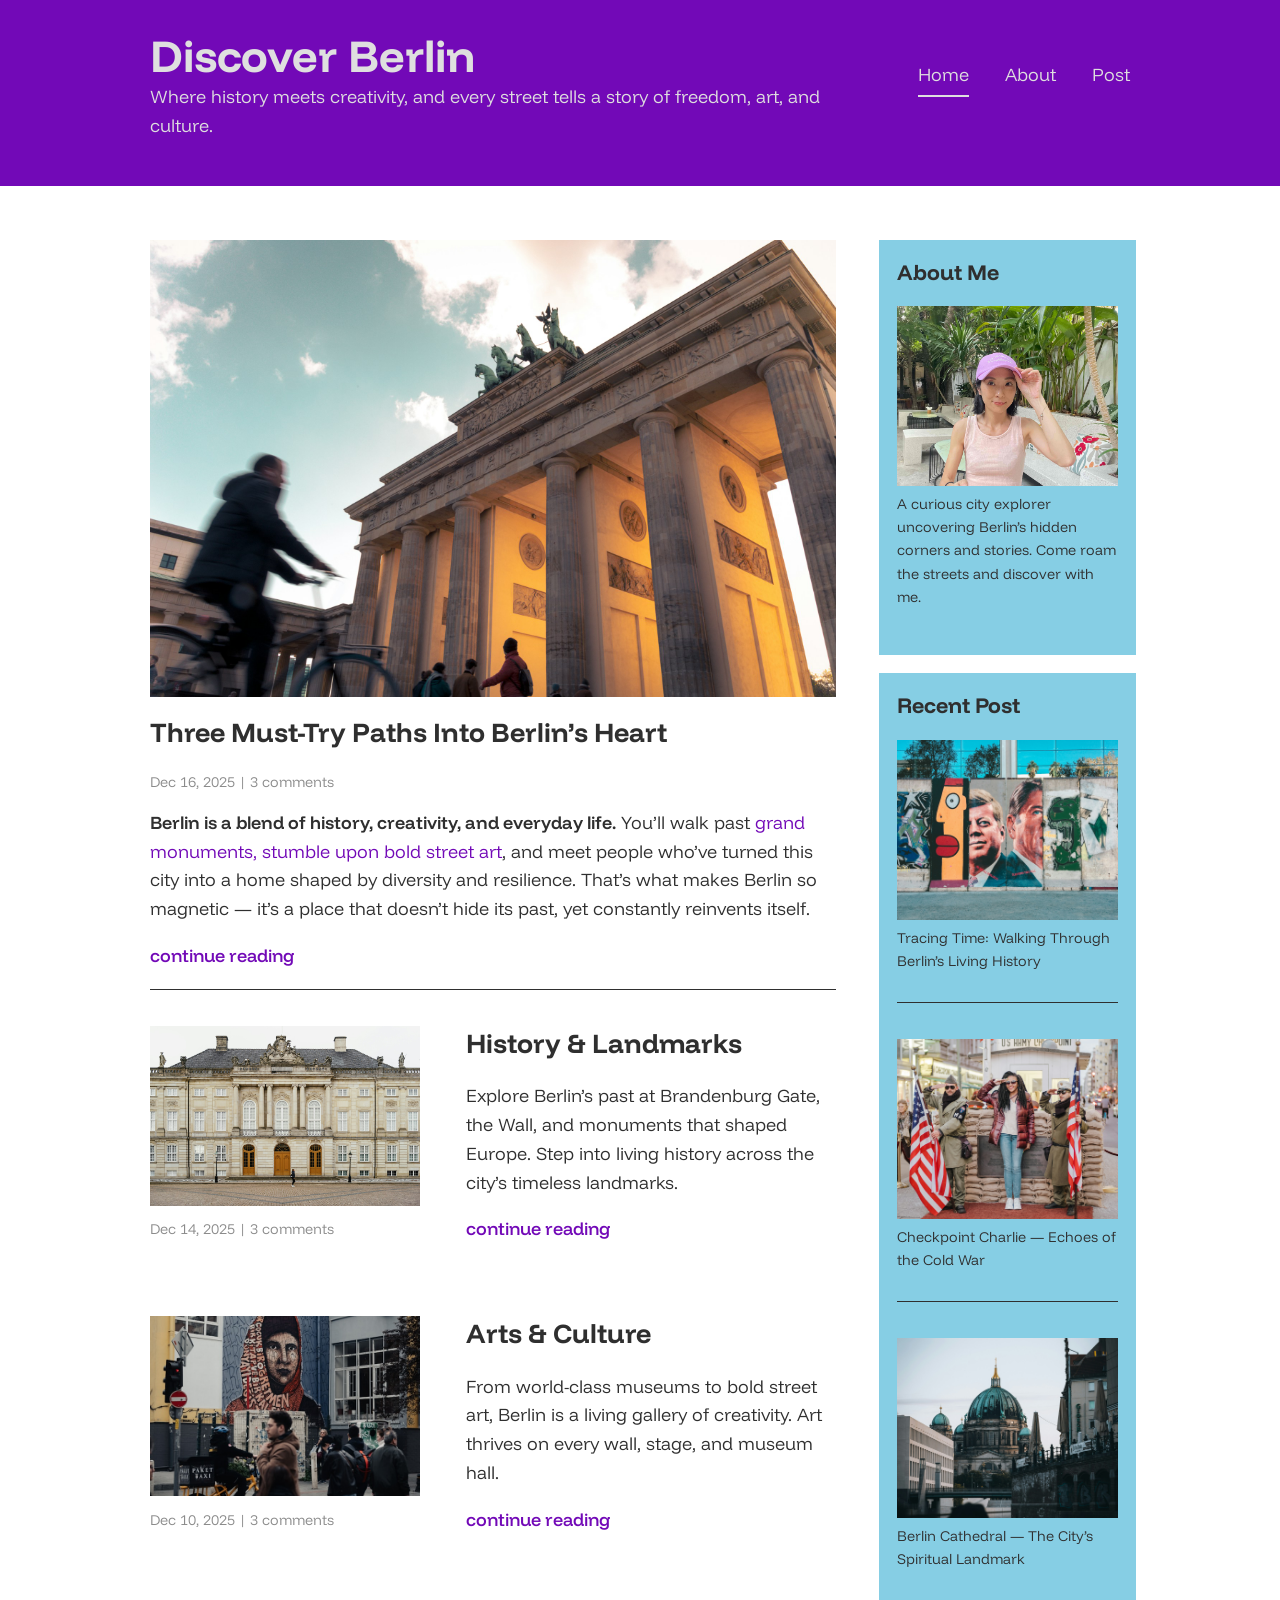
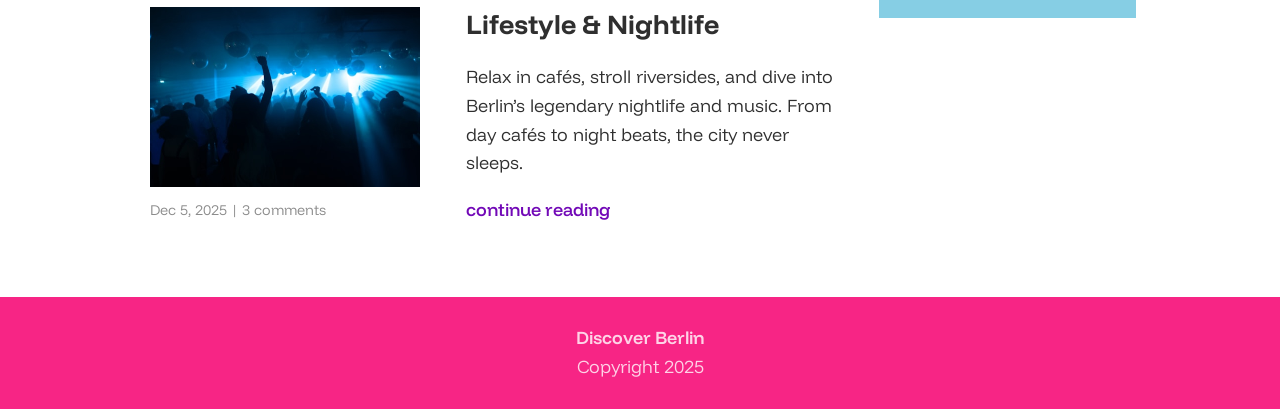
<file: index.html>
<!DOCTYPE html>
<html>
<head>
<meta name="viewport" content="width=device-width, initial-scale=1.0" />
<meta charset="utf-8" />
<link rel="stylesheet" href="style.css">
<link rel="preconnect" href="https://fonts.googleapis.com">
<link rel="preconnect" href="https://fonts.gstatic.com" crossorigin>
<link href="https://fonts.googleapis.com/css2?family=Funnel+Display:wght@300..800&display=swap" rel="stylesheet">
</head>

<body>
    <header>
        <div class="box box1">
            <div class="title">
                <h1>Discover Berlin</h1>
                <p class="subtitle">Where history meets creativity, and every street tells a story of freedom, art, and culture.</p>
            </div>
            
            <nav>
                <ul>
                <li><a href="index.html" class="current">Home</a></li>
                <li><a href="about.html">About</a></li>
                <li><a href="recent-post.html">Post</a></li>
                </ul>
            </nav>
        </div>
    </header>
    
    <div class="box box2">
        <main>
            <section class="section1">
                <img src="berlin1.jpg">
                <h2>Three Must-Try Paths Into Berlin’s Heart</h2>
                <p class="date">Dec 16, 2025 | 3 comments</p>
                <p><span>Berlin is a blend of history, creativity, and everyday life.</span>
                You’ll walk past <a href="sub-his.html">grand monuments, stumble upon bold street art</a>, and meet people who’ve turned this city into a home 
                shaped by diversity and resilience. That’s what makes Berlin so magnetic — it’s a place that doesn’t hide its past, 
                yet constantly reinvents itself.</p>
                <p><a href="main-content.html" class="more">continue reading</a></p>
            </section>

            <section class="section2">
                <article>
                    <div class="pic">
                        <img src="image3.jpg">
                        <p class="date">Dec 14, 2025 | 3 comments</p>
                    </div>

                    <div class="content">
                        <h2>History & Landmarks</h2>
                        <p>Explore Berlin’s past at Brandenburg Gate, the Wall, and monuments that shaped Europe. Step into living history across the city’s timeless landmarks.</p>
                        <p><a href="sub-his.html" class="more">continue reading</a></p>
                    </div>
                </article>

                <article>
                    <div class="pic">
                        <img src="art.jpg">
                        <p class="date">Dec 10, 2025 | 3 comments</p>
                    </div>

                    <div class="content">
                        <h2>Arts & Culture</h2>
                        <p>From world-class museums to bold street art, Berlin is a living gallery of creativity. Art thrives on every wall, stage, and museum hall.</p>
                        <p><a href="sub-art.html" class="more">continue reading</a></p>
                    </div>
                </article>

                <article>
                    <div class="pic">
                        <img src="club.jpg">
                        <p class="date">Dec 5, 2025 | 3 comments</p>
                    </div>

                     <div class="content">
                        <h2>Lifestyle & Nightlife</h2>
                        <p>Relax in cafés, stroll riversides, and dive into Berlin’s legendary nightlife and music. From day cafés to night beats, the city never sleeps.</p>
                        <p><a href="sub-life.html" class="more">continue reading</a></p>
                    </div>
                </article>
            </section>
        </main>

        <aside>
            <div class="sidebar1">
                <h3>about me</h3>
                <img src="me.jpg">
                <p>A curious city explorer uncovering Berlin’s hidden corners and stories. Come roam the streets and discover with me.</p>
            </div>

            <div class="sidebar2">
                <h3>recent post</h3>
                <div class="recentpost">  
                    <img src="image1.jpg">
                    <p>Tracing Time: Walking Through Berlin’s Living History</p>
                </div>
                
                <div class="recentpost">
                    <img src="image2.jpg">
                    <p>Checkpoint Charlie — Echoes of the Cold War</p>
                </div>

                <div class="recentpost">
                    <img src="image4.jpg">
                    <p>Berlin Cathedral — The City’s Spiritual Landmark</p>
                </div>                
            </div>    
        </aside>
    </div>

    <footer>
        <div class="box box3">
            <p><span>Discover Berlin</span></p>
            <p>Copyright 2025</p>
        </div>
    </footer>
</body>
</file>
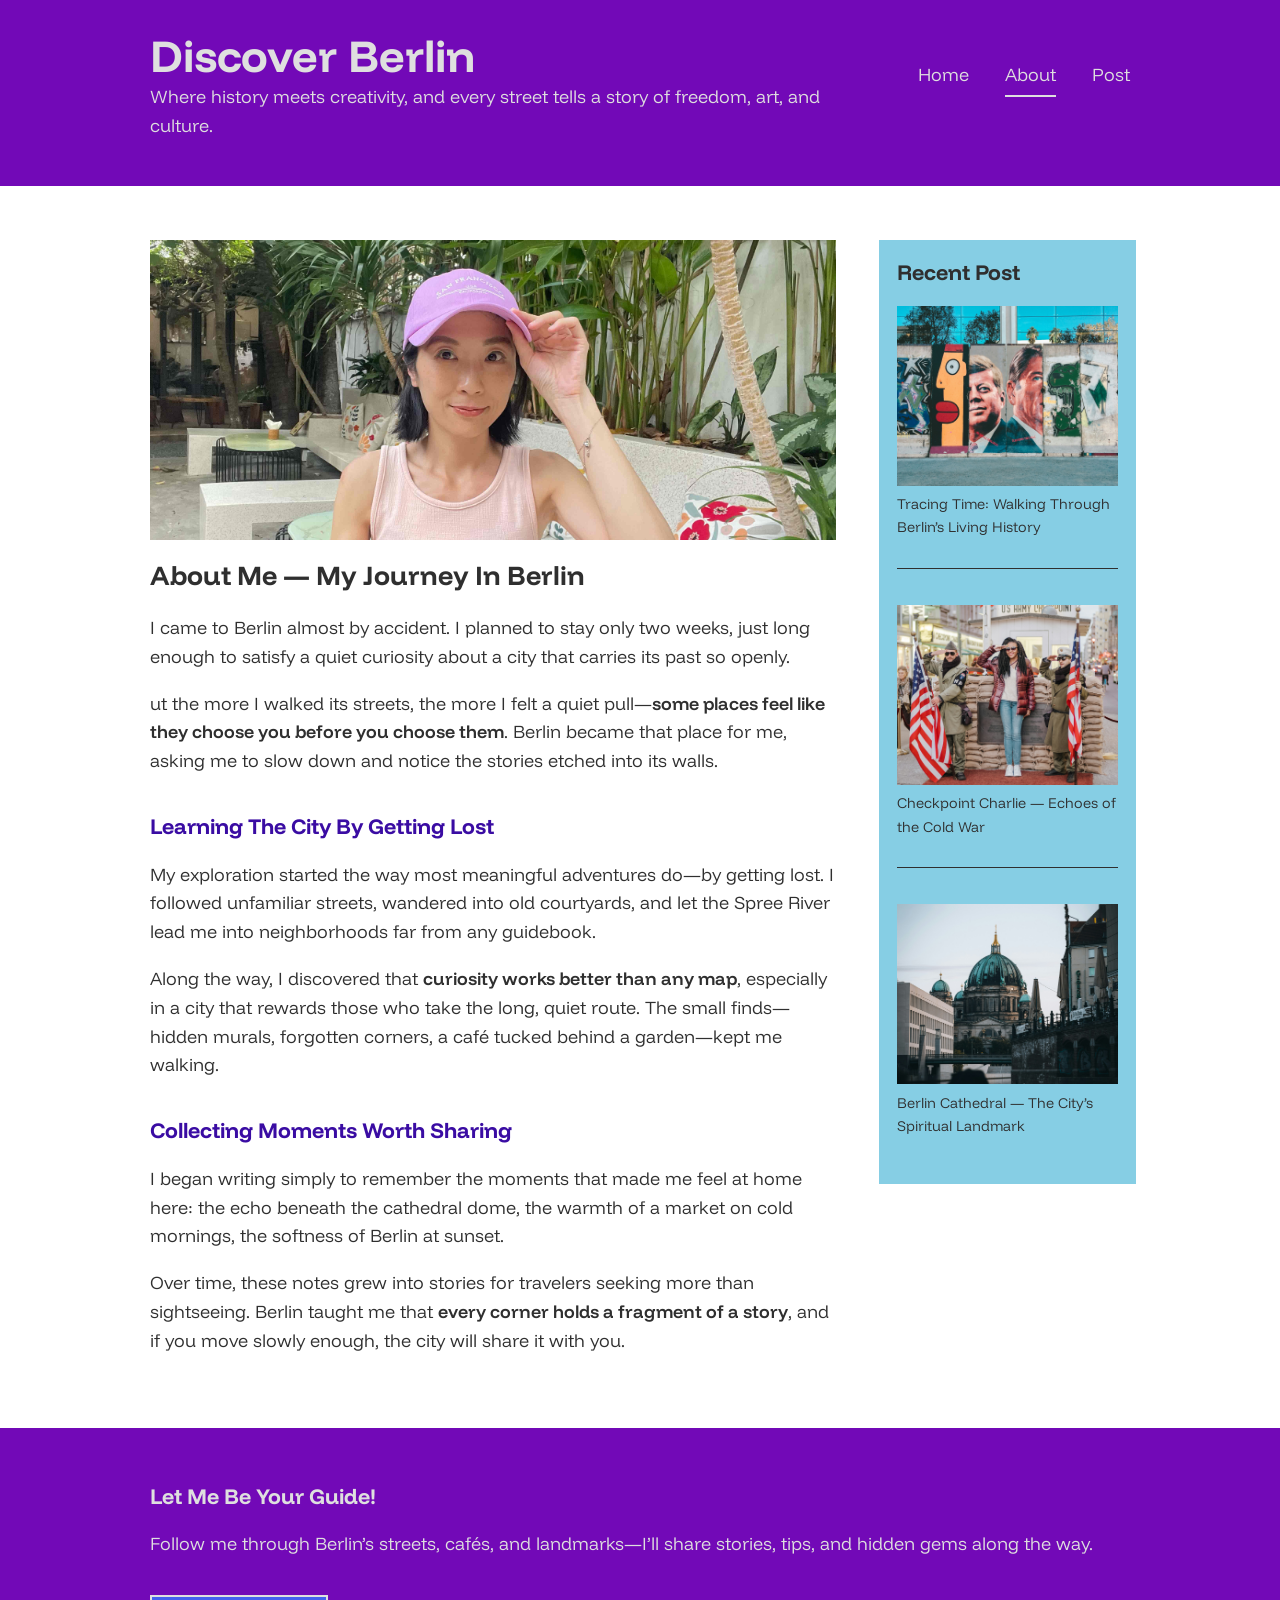
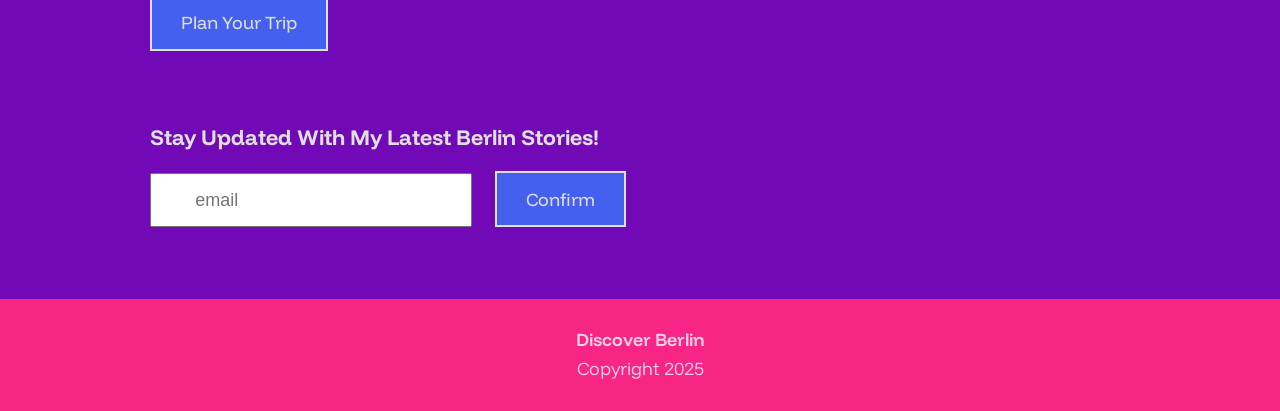
<file: about.html>
<!DOCTYPE html>
<html>
<head>
<meta name="viewport" content="width=device-width, initial-scale=1.0" />
<meta charset="utf-8" />
<link rel="stylesheet" href="style.css">
<link rel="stylesheet" href="about.css">
<link rel="preconnect" href="https://fonts.googleapis.com">
<link rel="preconnect" href="https://fonts.gstatic.com" crossorigin>
<link href="https://fonts.googleapis.com/css2?family=Funnel+Display:wght@300..800&display=swap" rel="stylesheet">
</head>

<body>
    <header>
        <div class="box box1">
            <div class="title">
                <h1>Discover Berlin</h1>
                <p class="subtitle">Where history meets creativity, and every street tells a story of freedom, art, and culture.</p>
            </div>
            
            <nav>
                <ul>
                <li><a href="index.html">Home</a></li>
                <li><a href="about.html" class="current">About</a></li>
                <li><a href="recent-post.html">Post</a></li>
                </ul>
            </nav>
        </div>
    </header>
    
    <div class="box box2">
        <main>
            <section class="section1">
                <img src="me.jpg">
                <h2>About Me — My Journey in Berlin</h2>
                <p>I came to Berlin almost by accident. I planned to stay only two weeks, just long enough to satisfy a quiet curiosity 
                about a city that carries its past so openly.</p>
                <p>ut the more I walked its streets, the more I felt a quiet pull—<span>some places 
                feel like they choose you before you choose them</span>. Berlin became that place for me, asking me to slow down and notice the stories etched into its walls.</p>
            </section>
            
            <section class="section1">
                <h3>Learning the City by Getting Lost</h3>
                <p>My exploration started the way most meaningful adventures do—by getting lost. I followed unfamiliar streets, 
                wandered into old courtyards, and let the Spree River lead me into neighborhoods far from any guidebook.</p> 
                <p>Along the way, I discovered that <span>curiosity works better than any map</span>, especially in a city that rewards those who take the long, quiet route. 
                The small finds—hidden murals, forgotten corners, a café tucked behind a garden—kept me walking.</p>
            </section>

            <section class="section1">
                <h3>Collecting Moments Worth Sharing</h3>
                <p>I began writing simply to remember the moments that made me feel at home here: the echo beneath the cathedral dome, 
                the warmth of a market on cold mornings, the softness of Berlin at sunset.</p>
                <p>Over time, these notes grew into stories for travelers seeking more than sightseeing. Berlin taught me that <span>every corner holds a fragment of a story</span>, 
                and if you move slowly enough, the city will share it with you.</p>
            </section>         
        </main>

        <aside>
            <div class="sidebar2">
                <h3>recent post</h3>
                <div class="recentpost">  
                    <img src="image1.jpg">
                    <p>Tracing Time: Walking Through Berlin’s Living History</p>
                </div>
                
                <div class="recentpost">
                    <img src="image2.jpg">
                    <p>Checkpoint Charlie — Echoes of the Cold War</p>
                </div>

                <div class="recentpost">
                    <img src="image4.jpg">
                    <p>Berlin Cathedral — The City’s Spiritual Landmark</p>
                </div>     
            </div>    
        </aside>
    </div>

    <div class="follow">
        <div class="box box4">
            <div class="guide">
                <h3>Let me be your guide!</h3>
                <p>Follow me through Berlin’s streets, cafés, and landmarks—I’ll share stories, tips, and hidden gems along the way.</p>
                <button><a href="joinme.html" target="_blank">Plan Your Trip</a></button>
            </div>  

            <div class="sub">
                    <h3>Stay updated with my latest Berlin stories!</h3>
                    <div>
                    <input placeholder="email">
                    <button><a href="#">Confirm</a></button>
                    </div>
            </div>
        </div>
    </div>


    

    <footer>
        <div class="box box3">
            <p><span>Discover Berlin</span></p>
            <p>Copyright 2025</p>
        </div>
    </footer>
</body>
</file>
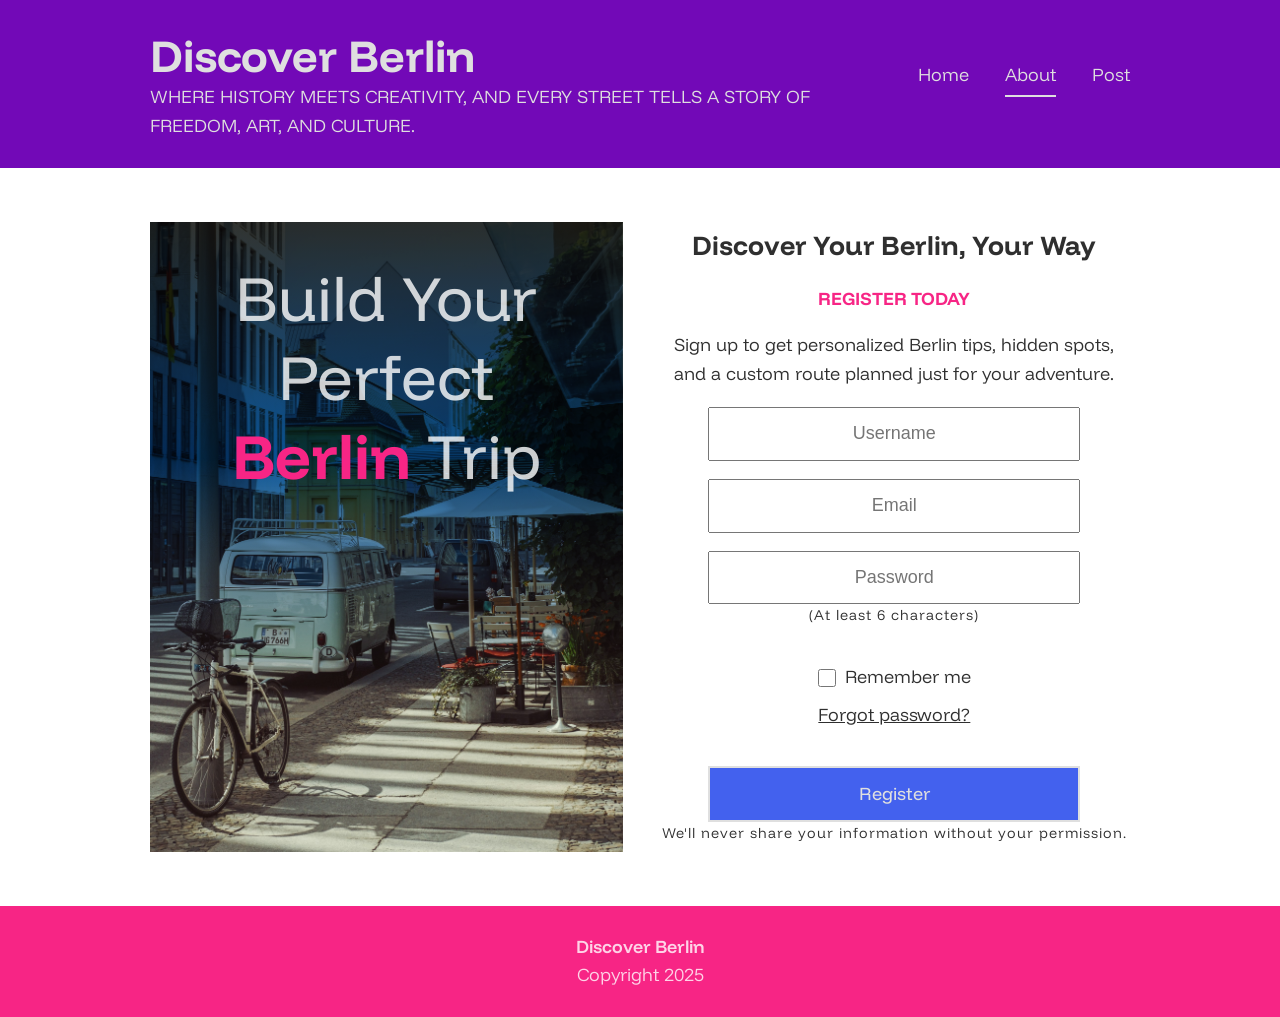
<file: joinme.html>
<!DOCTYPE html>
<html>
<head>
<meta name="viewport" content="width=device-width, initial-scale=1.0" />
<meta charset="utf-8" />
<link rel="stylesheet" href="style.css">
<link rel="stylesheet" href="joinme.css">
<link rel="stylesheet" href="about.css">
<link rel="preconnect" href="https://fonts.googleapis.com">
<link rel="preconnect" href="https://fonts.gstatic.com" crossorigin>
<link href="https://fonts.googleapis.com/css2?family=Funnel+Display:wght@300..800&display=swap" rel="stylesheet">
</head>

<body>
    <header>
        <div class="box box1">
            <div class="title">
                <h1>Discover Berlin</h1>
                <p class="subtitle">Where history meets creativity, and every street tells a story of freedom, art, and culture.</p>
            </div>
            
            <nav>
                <ul>
                <li><a href="index.html">Home</a></li>
                <li><a href="about.html" class="current">About</a></li>
                <li><a href="recent-post.html">Post</a></li>
                </ul>
            </nav>
        </div>
    </header>
    
    <div class="hero">
        <div class="intro">
            <h1>Build Your Perfect <strong>Berlin</strong> Trip</h1>
        
        </div>

        <div class="main">
            <h2>Discover Your Berlin, Your Way</h2>
            <p>Register today</p>
            <p>Sign up to get personalized Berlin tips, hidden spots, and a custom route planned just for your adventure.</p>

            <form action="#" method="post">
                <input id="fname" type="text" placeholder="Username">
                <input id="email" type="text" placeholder="Email">
                <input id="password" type="password" class="lastinput" placeholder="Password">
                <p class="fine-print">(At least 6 characters)</p>
             

                <div class="passwordtool">
                <div class="checkbox"><input type="checkbox"><p>Remember me</p></div>
                <p><a href="#">Forgot password?</a></p>
                </div>


                <button type="submit" class="btn">Register</button>

                <p class="fine-print">We'll never share your information without your permission.</p>
            </form>
        </div>
    </div>




    <footer>
        <div class="box box3">
            <p><span>Discover Berlin</span></p>
            <p>Copyright 2025</p>
        </div>
    </footer>
</body>
</file>
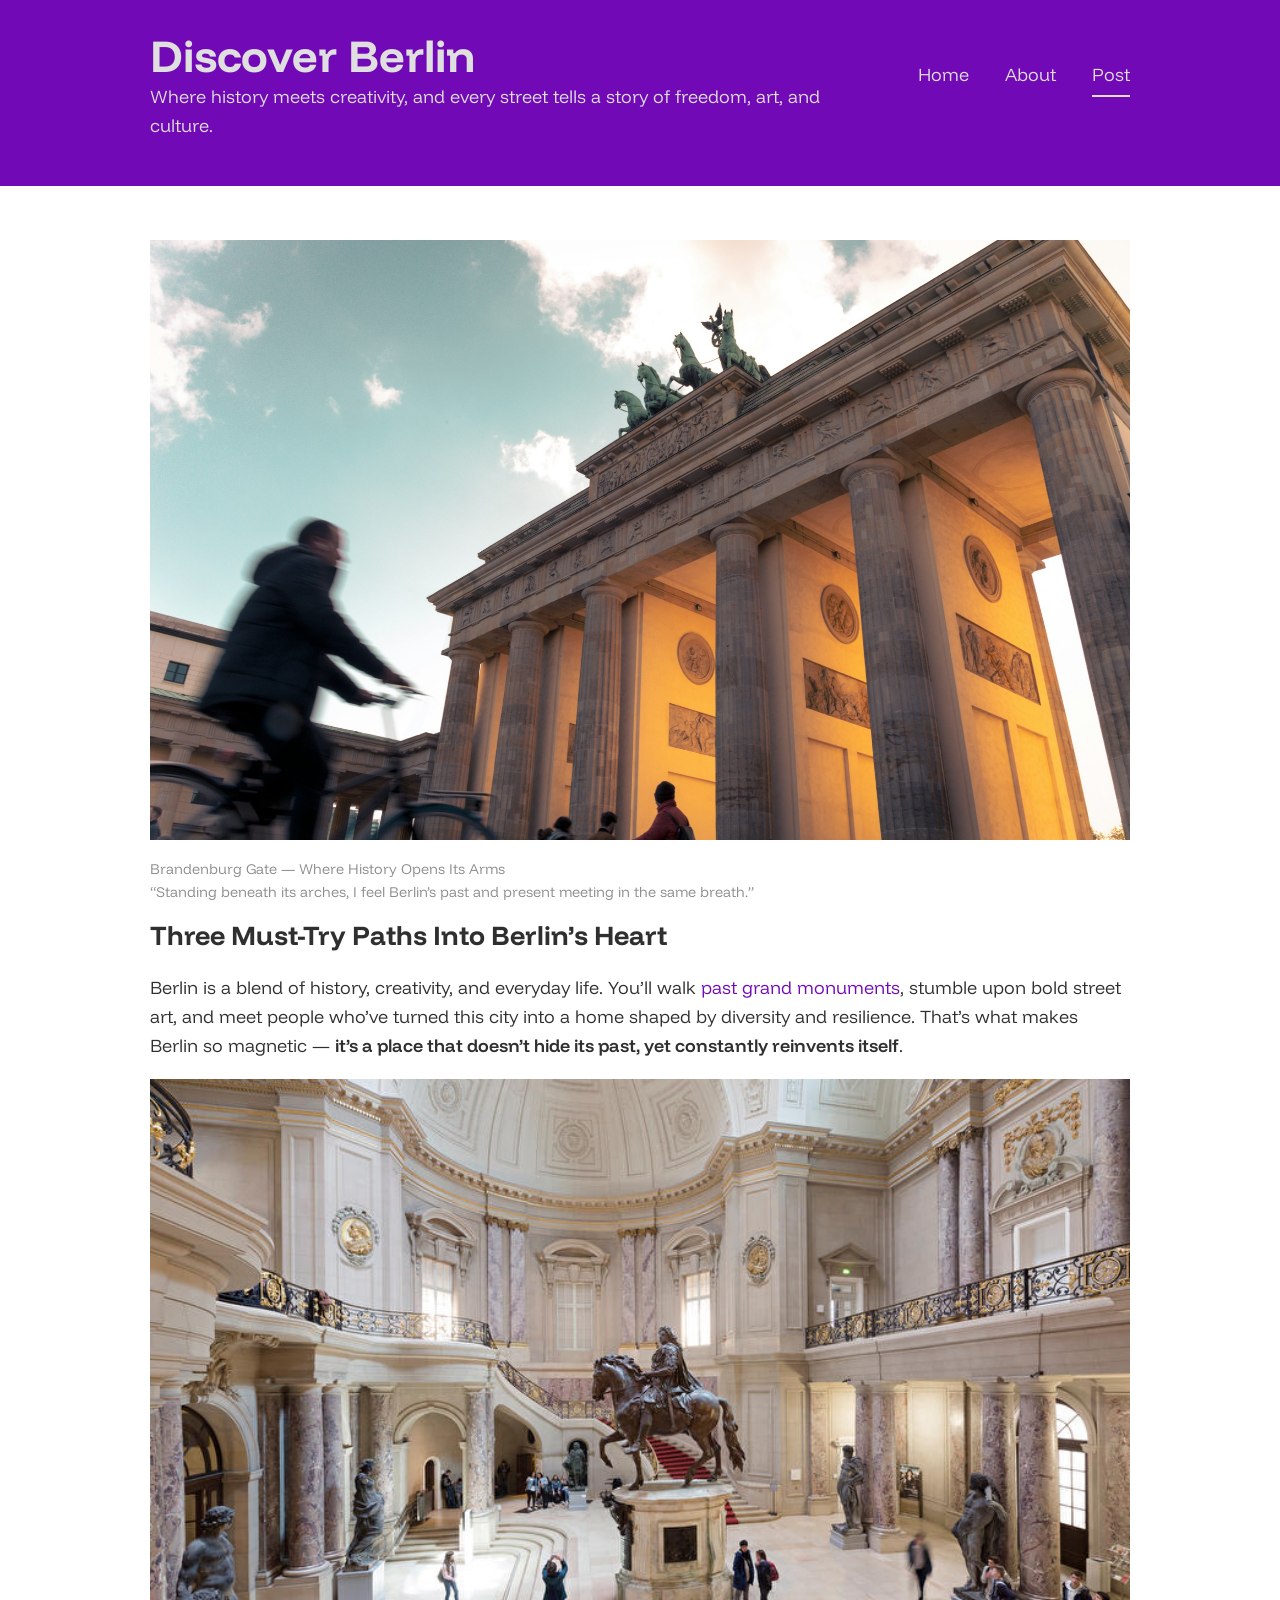
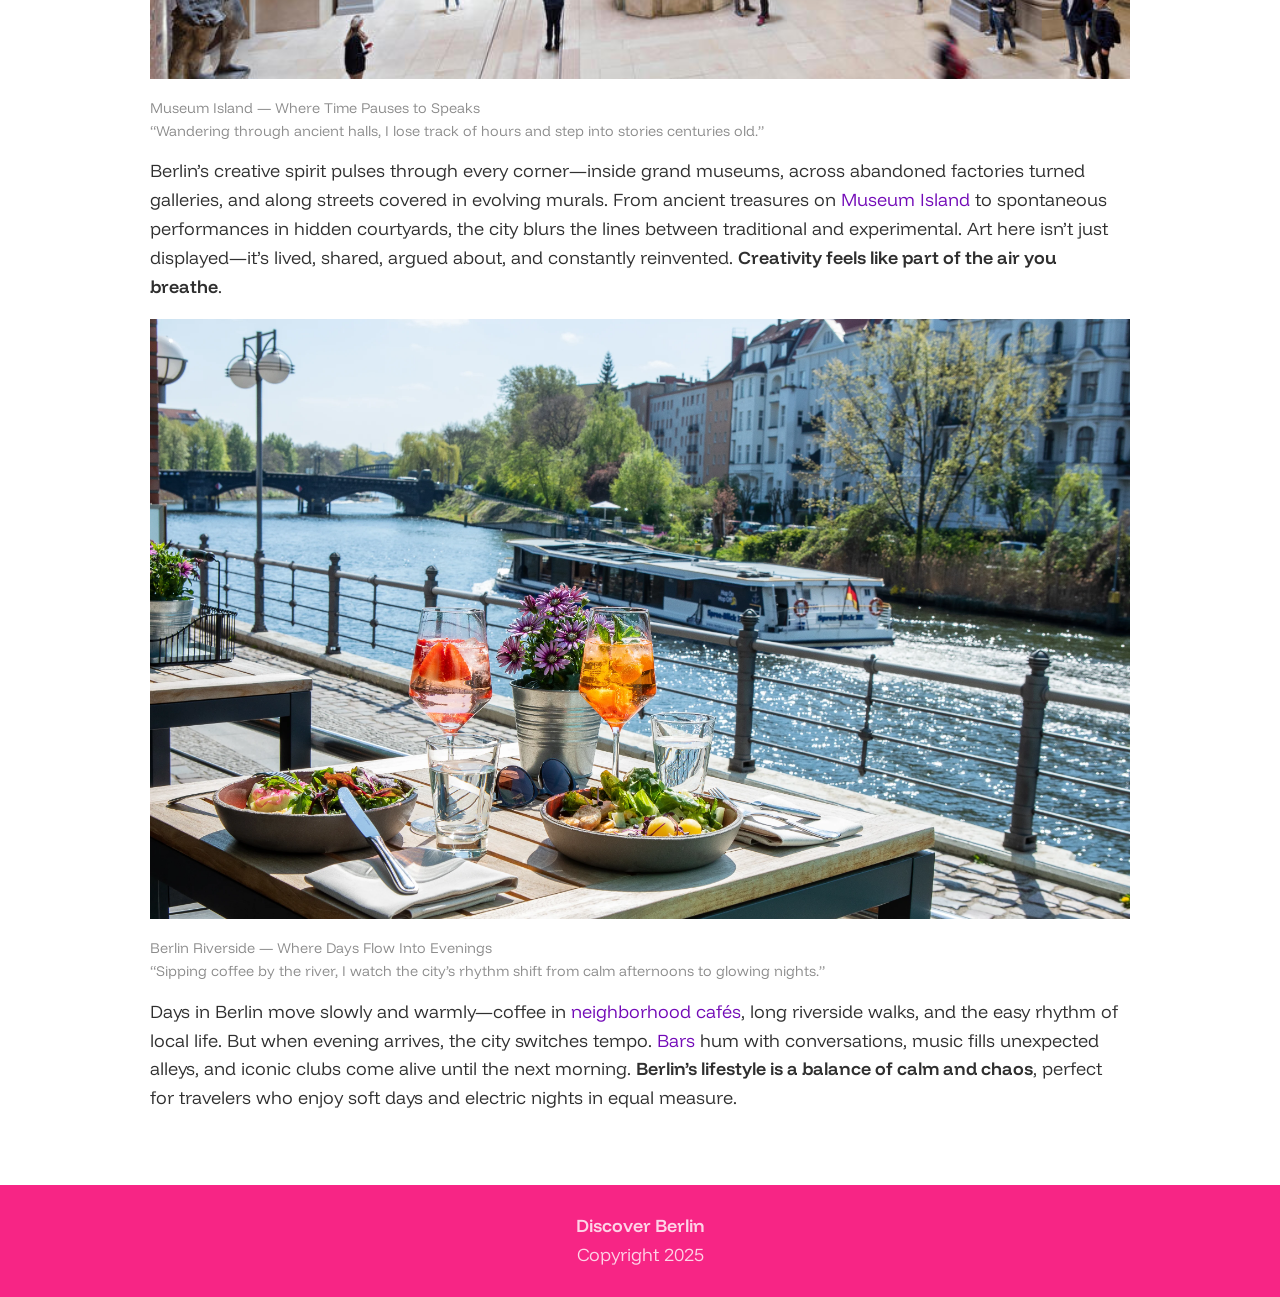
<file: main-content.html>
<!DOCTYPE html>
<html>
<head>
<meta name="viewport" content="width=device-width, initial-scale=1.0" />
<meta charset="utf-8" />
<link rel="stylesheet" href="style.css">
<link rel="stylesheet" href="main-content.css">
<link rel="preconnect" href="https://fonts.googleapis.com">
<link rel="preconnect" href="https://fonts.gstatic.com" crossorigin>
<link href="https://fonts.googleapis.com/css2?family=Funnel+Display:wght@300..800&display=swap" rel="stylesheet">
</head>

<body>
    <header>
        <div class="box box1">
            <div class="title">
                <h1>Discover Berlin</h1>
                <p class="subtitle">Where history meets creativity, and every street tells a story of freedom, art, and culture.</p>
            </div>
            
            <nav>
                <ul>
                <li><a href="index.html">Home</a></li>
                <li><a href="about.html">About</a></li>
                <li><a href="recent-post.html" class="current">Post</a></li>
                </ul>
            </nav>
        </div>
    </header>
    
    <div class="box box2">
        <main>
            <section class="section1">
                <img src="berlin1.jpg">
                <p class="date">Brandenburg Gate — Where History Opens Its Arms<br> “Standing beneath its arches, I feel Berlin’s past and present meeting in the same breath.”</p>
                <h2>Three Must-Try Paths Into Berlin’s Heart</h2>
                <p>Berlin is a blend of history, creativity, and everyday life. You’ll walk <a href="#">past grand monuments</a>, stumble upon bold street art, and meet people who’ve turned 
                this city into a home shaped by diversity and resilience. That’s what makes Berlin so magnetic — <span>it’s a place that doesn’t hide its past, yet constantly reinvents itself</span>.</p>

                <img src="image10.jpg">
                <p class="date">Museum Island — Where Time Pauses to Speaks<br> “Wandering through ancient halls, I lose track of hours and step into stories centuries old.”</p>
                <p>Berlin’s creative spirit pulses through every corner—inside grand museums, across abandoned factories turned galleries, and along streets covered in evolving murals. 
                From ancient treasures on <a href="#">Museum Island</a> to spontaneous performances in hidden courtyards, the city blurs the lines between traditional and experimental. 
                Art here isn’t just displayed—it’s lived, shared, argued about, and constantly reinvented. <span>Creativity feels like part of the air you breathe</span>.</p>

                <img src="image9.jpg">
                <p class="date">Berlin Riverside — Where Days Flow Into Evenings<br> “Sipping coffee by the river, I watch the city’s rhythm shift from calm afternoons to glowing nights.”</p>
                <p>Days in Berlin move slowly and warmly—coffee in <a href="#">neighborhood cafés</a>, long riverside walks, and the easy rhythm of local life. But when evening arrives, 
                the city switches tempo. <a href="#">Bars</a> hum with conversations, music fills unexpected alleys, and iconic clubs come alive until the next morning. 
                <span>Berlin’s lifestyle is a balance of calm and chaos</span>, perfect for travelers who enjoy soft days and electric nights in equal measure.</p>
            </section>      
        </main>
    </div>

    <footer>
        <div class="box box3">
            <p><span>Discover Berlin</span></p>
            <p>Copyright 2025</p>
        </div>
    </footer>
</body>
</file>
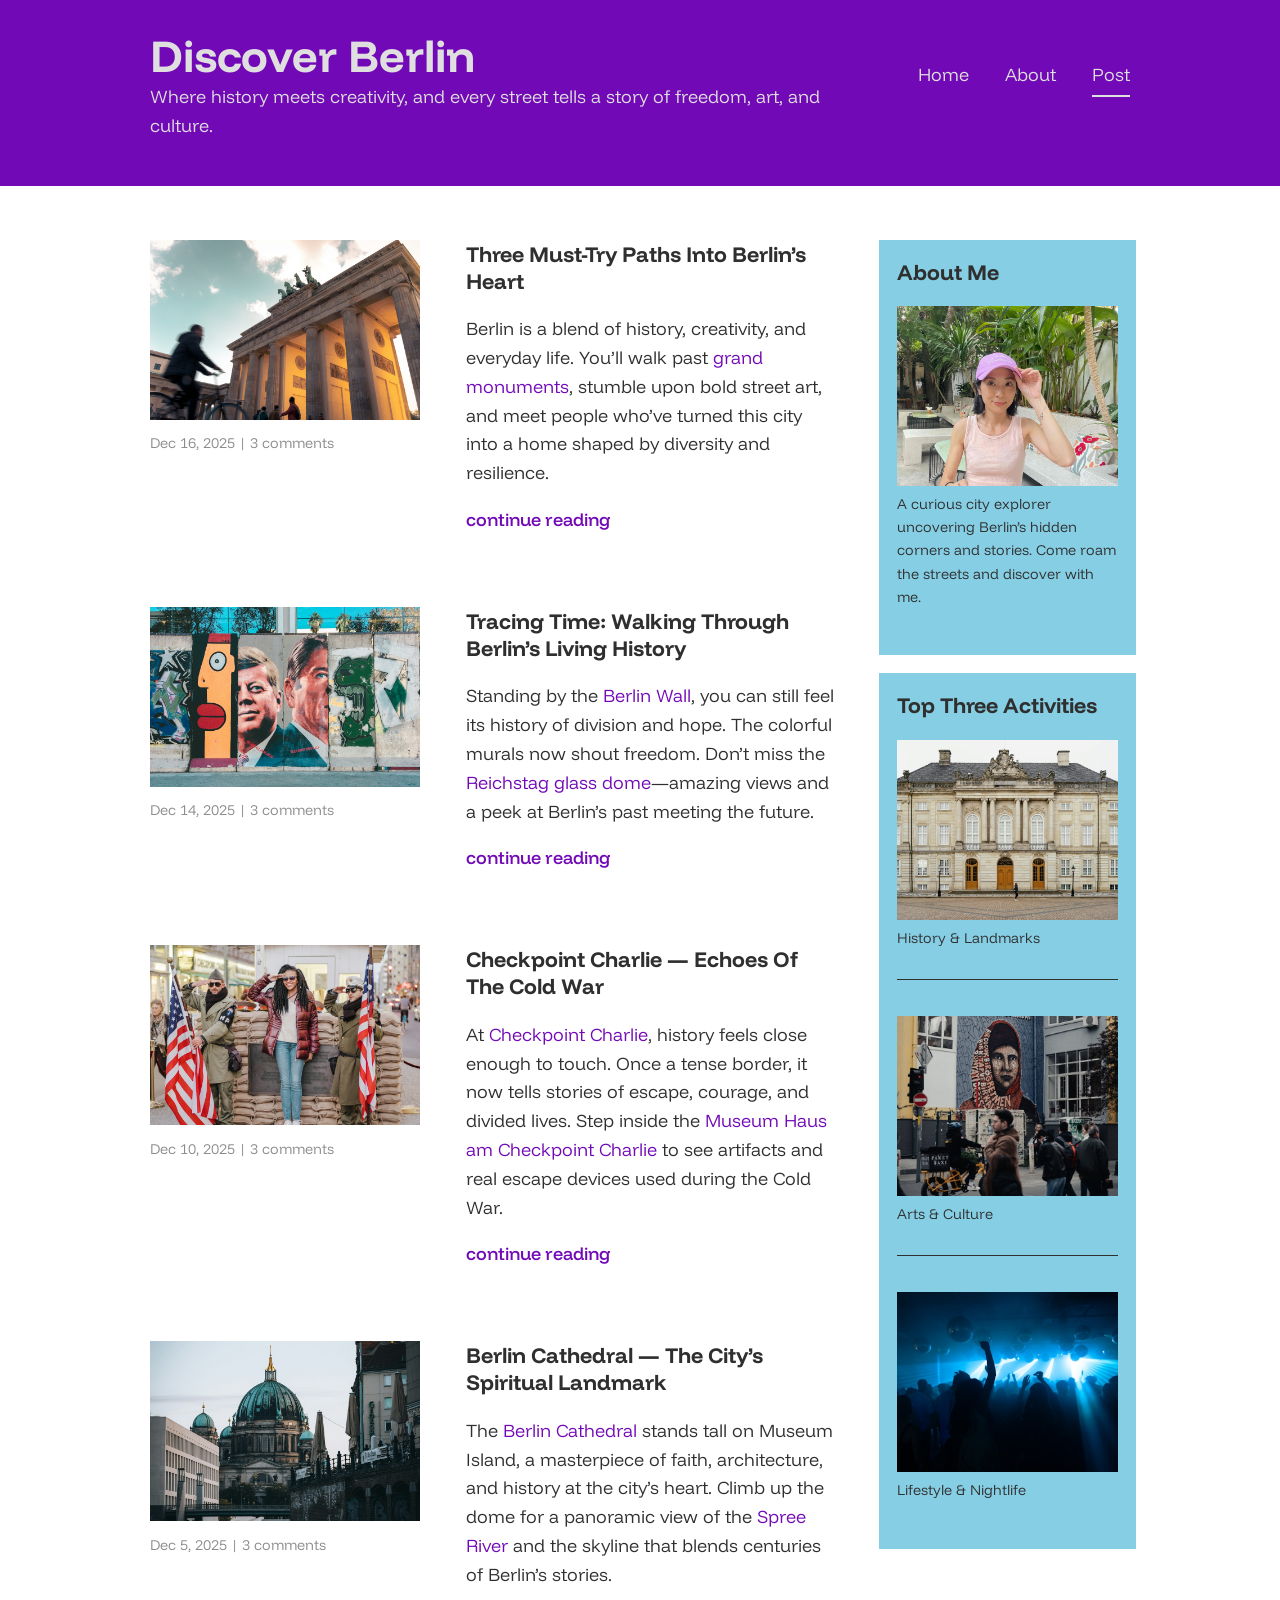
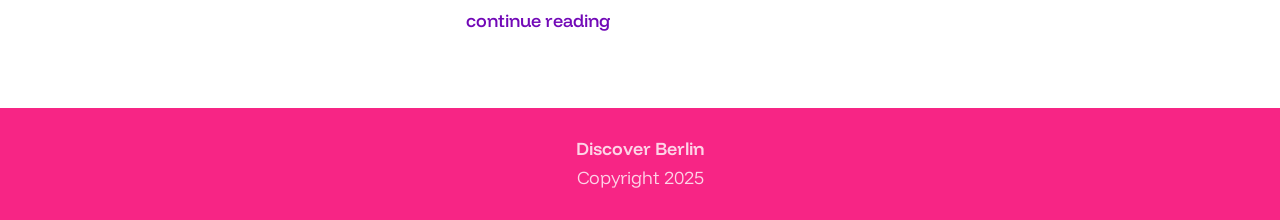
<file: recent-post.html>
<!DOCTYPE html>
<html>
<head>
<meta name="viewport" content="width=device-width, initial-scale=1.0" />
<meta charset="utf-8" />
<link rel="stylesheet" href="style.css">
<link rel="preconnect" href="https://fonts.googleapis.com">
<link rel="preconnect" href="https://fonts.gstatic.com" crossorigin>
<link href="https://fonts.googleapis.com/css2?family=Funnel+Display:wght@300..800&display=swap" rel="stylesheet">
</head>

<body>
    <header>
        <div class="box box1">
            <div class="title">
                <h1>Discover Berlin</h1>
                <p class="subtitle">Where history meets creativity, and every street tells a story of freedom, art, and culture.</p>
            </div>
            
            <nav>
                <ul>
                <li><a href="index.html">Home</a></li>
                <li><a href="about.html">About</a></li>
                <li><a href="post.html" class="current">Post</a></li>
                </ul>
            </nav>
        </div>
    </header>
    
    <div class="box box2">
        <main>
            <section class="section2">
               <article>
                    <div class="pic">
                        <img src="berlin1.jpg">
                        <p class="date">Dec 16, 2025 | 3 comments</p>
                    </div>

                    <div class="content">
                        <h3>Three Must-Try Paths Into Berlin’s Heart</h3>
                        <p>Berlin is a blend of history, creativity, and everyday life. You’ll walk past <a href="sub-his.html">grand monuments</a>, 
                        stumble upon bold street art, and meet people who’ve turned this city into a home 
                        shaped by diversity and resilience.</p>
                        <p><a href="main-content.html" class="more">continue reading</a></p>
                    </div>
               </article>

                <article>
                    <div class="pic">
                        <img src="image1.jpg">
                        <p class="date">Dec 14, 2025 | 3 comments</p>
                    </div>

                    <div class="content">
                        <h3>Tracing Time: Walking Through Berlin’s Living History</h3>
                        <p>Standing by the <a href="#">Berlin Wall</a>, you can still feel its history of division and hope. The colorful murals now shout freedom. 
                        Don’t miss the <a href="#">Reichstag glass dome</a>—amazing views and a peek at Berlin’s past meeting the future.</p>
                        <p><a href="sub-art.html" class="more">continue reading</a></p>
                    </div>
               </article>

                <article>
                    <div class="pic">
                        <img src="image2.jpg">
                        <p class="date">Dec 10, 2025 | 3 comments</p>
                    </div>

                    <div class="content">
                        <h3>Checkpoint Charlie — Echoes of the Cold War</h3>
                        <p>At <a href="#">Checkpoint Charlie</a>, history feels close enough to touch. Once a tense border, it now tells stories of escape, courage, 
                        and divided lives. Step inside the <a href="#">Museum Haus am Checkpoint Charlie</a> to see artifacts and real escape devices used during the Cold War.</p>
                        <p><a href="sub-art.html" class="more">continue reading</a></p>
                    </div>
                </article>

                <article>
                    <div class="pic">
                        <img src="image4.jpg">
                        <p class="date">Dec 5, 2025 | 3 comments</p>
                    </div>

                     <div class="content">
                        <h3>Berlin Cathedral — The City’s Spiritual Landmark</h3>
                        <p>The <a href="#">Berlin Cathedral</a> stands tall on Museum Island, a masterpiece of faith, architecture, and history at the city’s heart.
                        Climb up the dome for a panoramic view of the <a href="#">Spree River</a> and the skyline that blends centuries of Berlin’s stories.</p>
                        <p><a href="sub-life.html" class="more">continue reading</a></p>
                    </div>
                </article>
            </section>
        </main>

        <aside>
            <div class="sidebar1">
                <h3>about me</h3>
                <img src="me.jpg">
                <p>A curious city explorer uncovering Berlin’s hidden corners and stories. Come roam the streets and discover with me.</p>
            </div>

            <div class="sidebar2">
                <h3>Top three activities</h3>
                <div class="recentpost">  
                    <img src="image3.jpg">
                    <p>History & Landmarks</p>
                </div>
                
                <div class="recentpost">
                    <img src="art.jpg">
                    <p>Arts & Culture</p>
                </div>

                <div class="recentpost">
                    <img src="club.jpg">
                    <p>Lifestyle & Nightlife</p>
                </div>

                
            </div>    
        </aside>
    </div>

    <footer>
        <div class="box box3">
            <p><span>Discover Berlin</span></p>
            <p>Copyright 2025</p>
        </div>
    </footer>
</body>
</file>
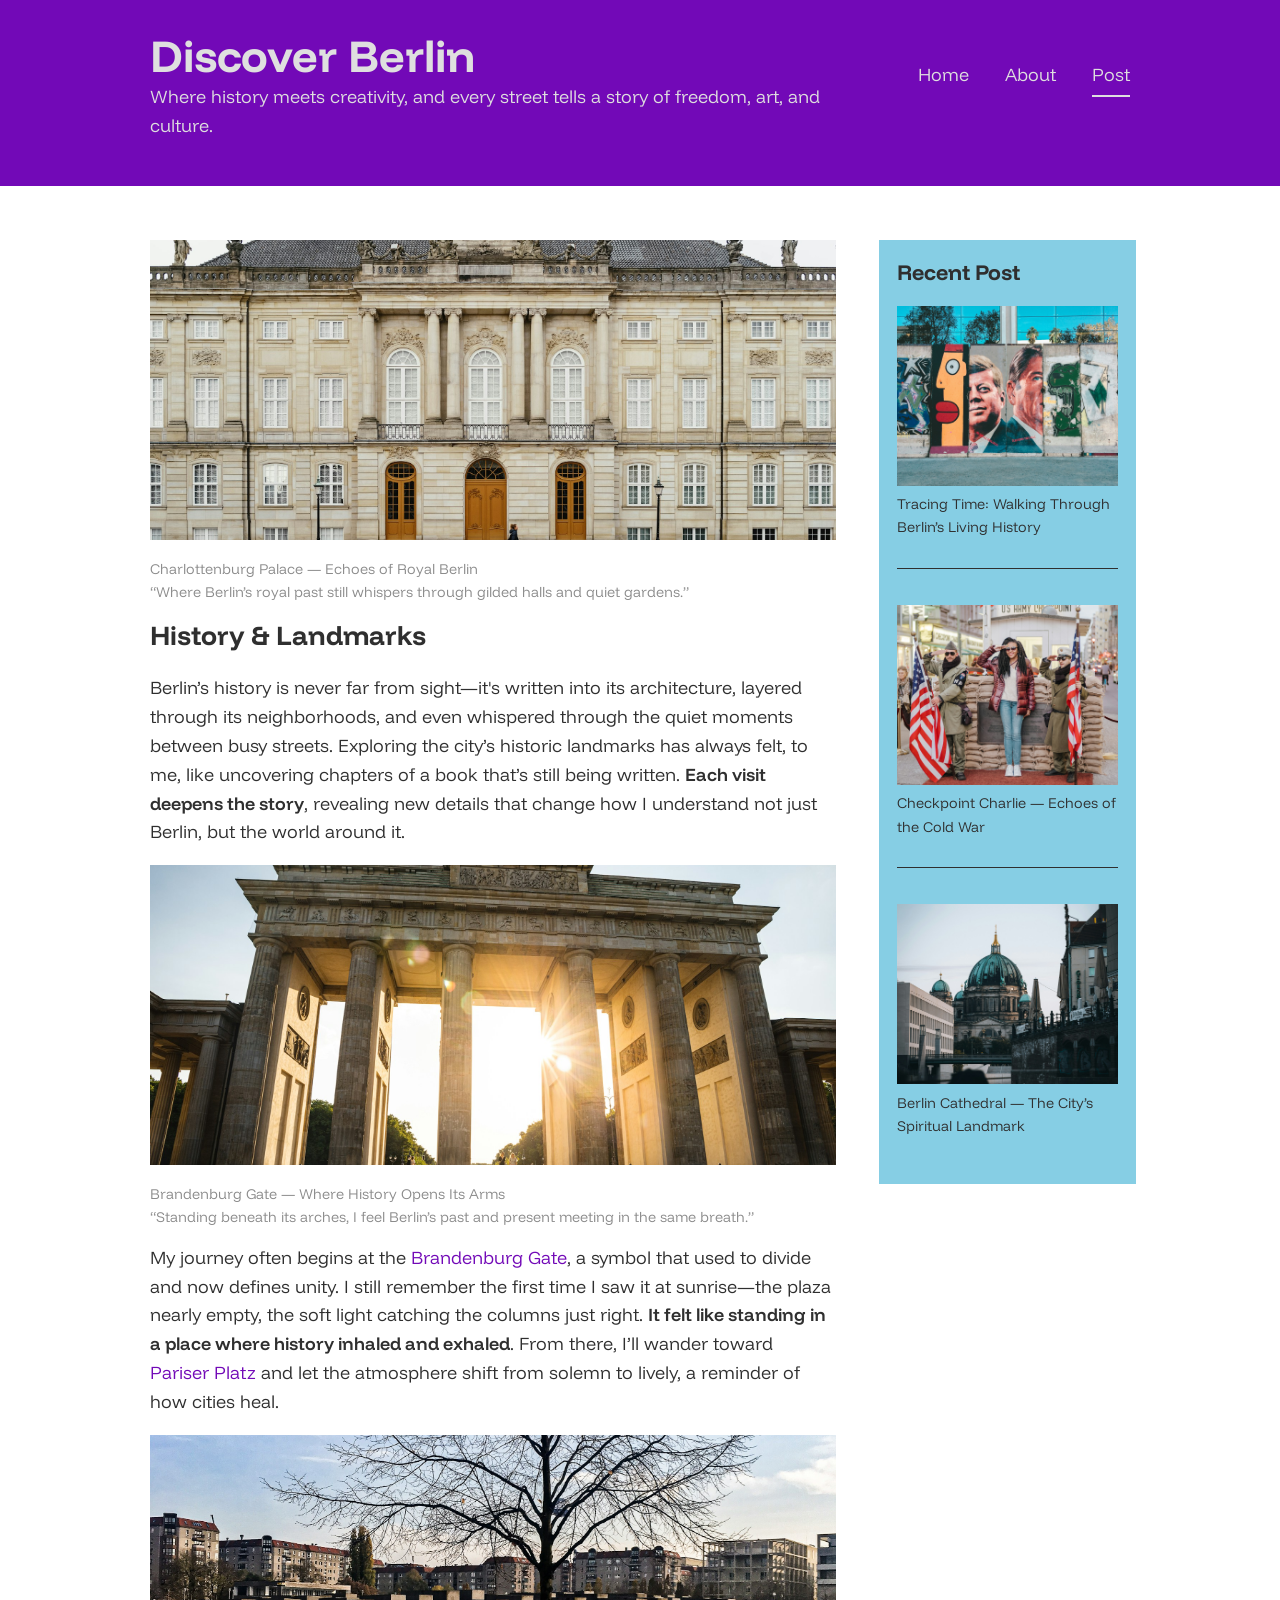
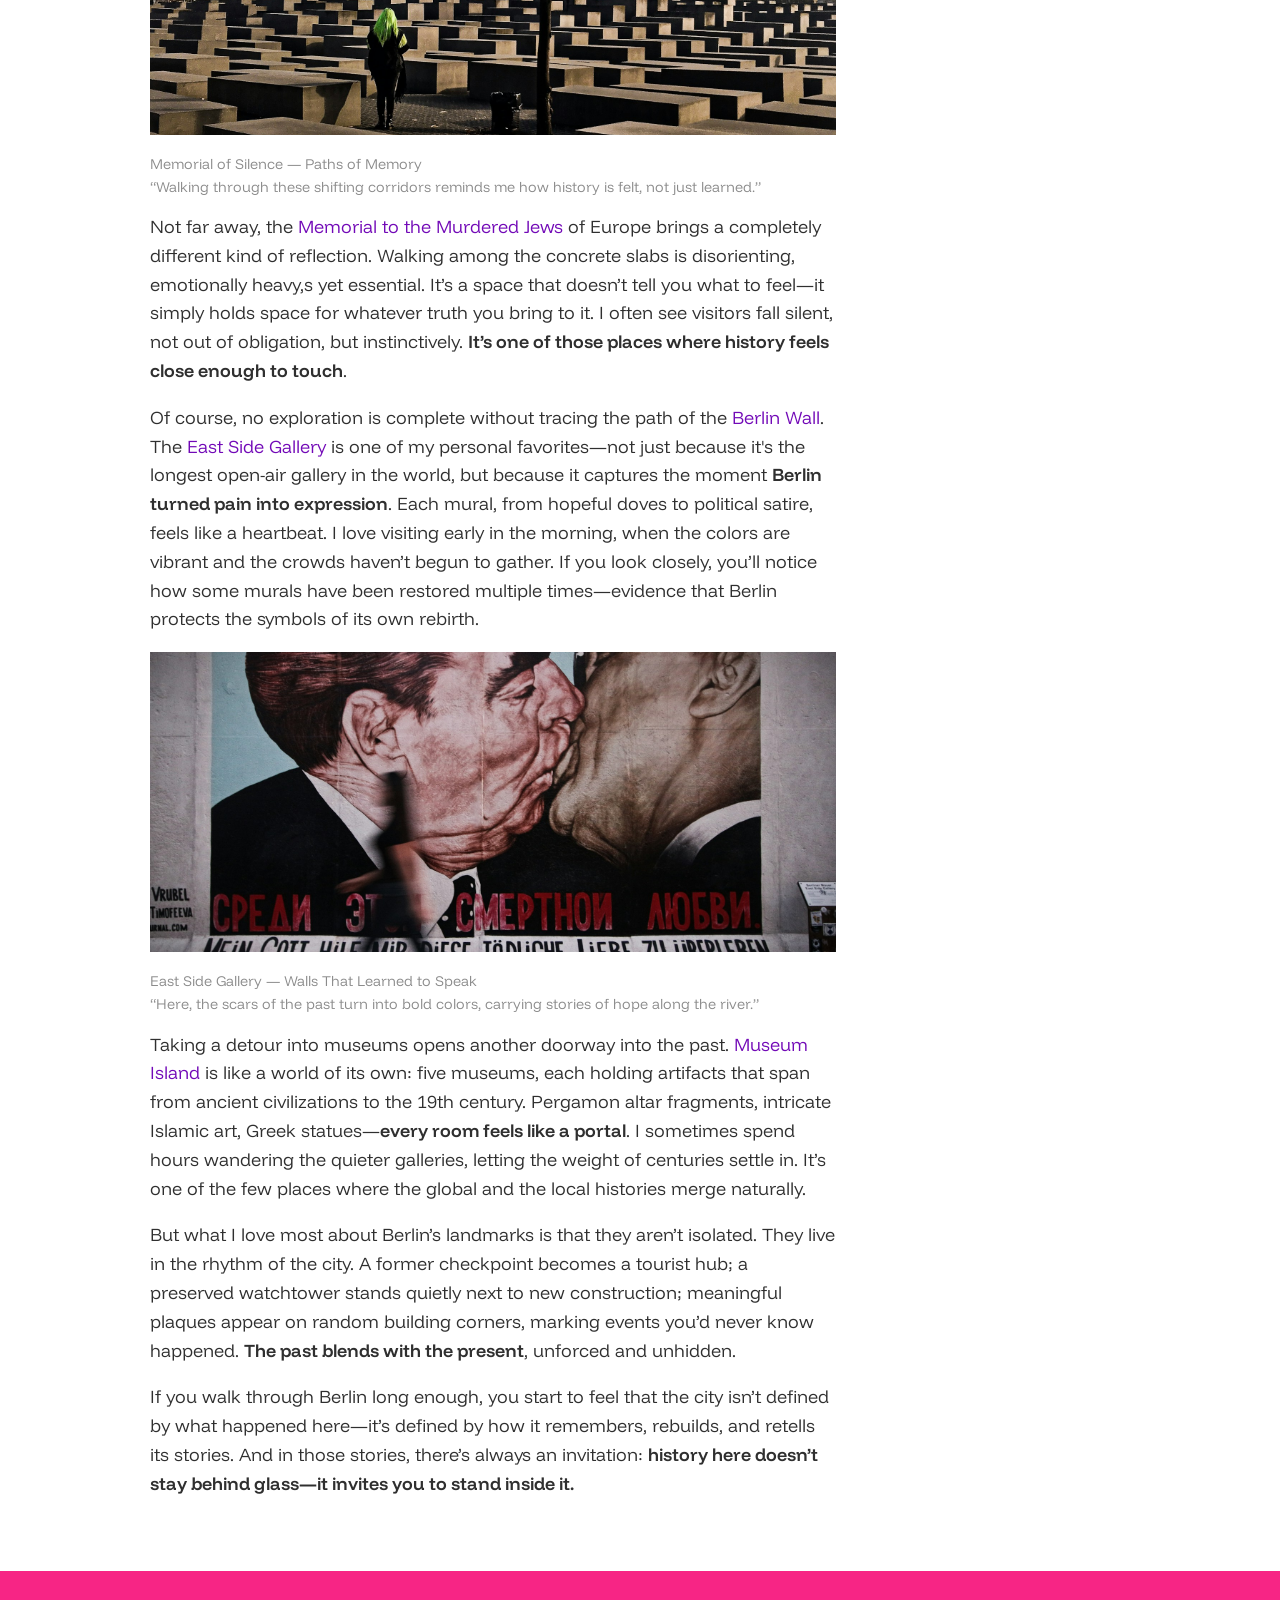
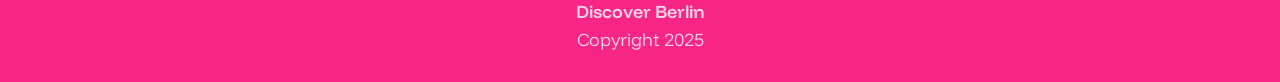
<file: sub-his.html>
<!DOCTYPE html>
<html>
<head>
<meta name="viewport" content="width=device-width, initial-scale=1.0" />
<meta charset="utf-8" />
<link rel="stylesheet" href="style.css">
<link rel="stylesheet" href="about.css">
<link rel="preconnect" href="https://fonts.googleapis.com">
<link rel="preconnect" href="https://fonts.gstatic.com" crossorigin>
<link href="https://fonts.googleapis.com/css2?family=Funnel+Display:wght@300..800&display=swap" rel="stylesheet">
</head>

<body>
    <header>
        <div class="box box1">
            <div class="title">
                <h1>Discover Berlin</h1>
                <p class="subtitle">Where history meets creativity, and every street tells a story of freedom, art, and culture.</p>
            </div>
            
            <nav>
                <ul>
                <li><a href="index.html">Home</a></li>
                <li><a href="about.html">About</a></li>
                <li><a href="recent-post.html" class="current">Post</a></li>
                </ul>
            </nav>
        </div>
    </header>
    
    <div class="box box2">
        <main>
            <section class="section1">
                <img src="image3.jpg">
                <p class="date">Charlottenburg Palace — Echoes of Royal Berlin<br> “Where Berlin’s royal past still whispers through gilded halls and quiet gardens.”</p>
                <h2>History & Landmarks</h2>
                <p>Berlin’s history is never far from sight—it's written into its architecture, layered through its neighborhoods, 
                and even whispered through the quiet moments between busy streets. Exploring the city’s historic landmarks has always 
                felt, to me, like uncovering chapters of a book that’s still being written. <span>Each visit deepens the story</span>, 
                revealing new details that change how I understand not just Berlin, but the world around it.</p>
                <img src="image6.jpg">
                <p class="date">Brandenburg Gate — Where History Opens Its Arms<br> “Standing beneath its arches, I feel Berlin’s past and present meeting in the same breath.”</p>
                <p>My journey often begins at the <a href="#">Brandenburg Gate</a>, a symbol that used to divide and now defines unity. 
                I still remember the first time I saw it at sunrise—the plaza nearly empty, the soft light catching the columns just right. 
                <span>It felt like standing in a place where history inhaled and exhaled</span>. From there, I’ll wander toward <a href="#">Pariser Platz</a> and let the atmosphere shift from solemn to lively, 
                a reminder of how cities heal.</p>
                <img src="image5.jpg">
                <p class="date">Memorial of Silence — Paths of Memory<br> “Walking through these shifting corridors reminds me how history is felt, not just learned.”</p>
                <p>Not far away, the  <a href="#">Memorial to the Murdered Jews</a> of Europe brings a completely different kind of reflection. 
                Walking among the concrete slabs is disorienting, emotionally heavy,s yet essential. It’s a space that doesn’t tell you 
                what to feel—it simply holds space for whatever truth you bring to it. I often see visitors fall silent, not out of obligation, but instinctively. 
                <span>It’s one of those places where history feels close enough to touch</span>.</p>
                <p>Of course, no exploration is complete without tracing the path of the <a href="#">Berlin Wall</a>. The <a href="#">East Side Gallery</a> is one of my personal favorites—not 
                just because it's the longest open-air gallery in the world, but because it captures the moment <span>Berlin turned pain into expression</span>. Each mural, 
                from hopeful doves to political satire, feels like a heartbeat. I love visiting early in the morning, when the colors are vibrant and the crowds haven’t begun to gather. 
                If you look closely, you’ll notice how some murals have been restored multiple times—evidence that Berlin protects the symbols of its own rebirth.</p>
                <img src="image7.jpg">
                <p class="date">East Side Gallery — Walls That Learned to Speak<br> “Here, the scars of the past turn into bold colors, carrying stories of hope along the river.”</p>
                <p>Taking a detour into museums opens another doorway into the past. <a href="#">Museum Island</a> is like a world of its own: five museums, 
                each holding artifacts that span from ancient civilizations to the 19th century. Pergamon altar fragments, intricate Islamic art, 
                Greek statues—<span>every room feels like a portal</span>. I sometimes spend hours wandering the quieter galleries, letting the weight of centuries settle in. 
                It’s one of the few places where the global and the local histories merge naturally.</p>
                <p>But what I love most about Berlin’s landmarks is that they aren’t isolated. They live in the rhythm of the city. A former checkpoint becomes a tourist hub; 
                a preserved watchtower stands quietly next to new construction; meaningful plaques appear on random building corners, marking events you’d never know happened. 
                <span>The past blends with the present</span>, unforced and unhidden.</p>
                <p>If you walk through Berlin long enough, you start to feel that the city isn’t defined by what happened here—it’s defined by how it remembers, rebuilds, and retells its stories. 
                And in those stories, there’s always an invitation: <span>history here doesn’t stay behind glass—it invites you to stand inside it.</span></p>
            </section>      
        </main>

        <aside>
            <div class="sidebar2">
                <h3>recent post</h3>
                <div class="recentpost">  
                    <img src="image1.jpg">
                    <p>Tracing Time: Walking Through Berlin’s Living History</p>
                </div>
                
                <div class="recentpost">
                    <img src="image2.jpg">
                    <p>Checkpoint Charlie — Echoes of the Cold War</p>
                </div>

                <div class="recentpost">
                    <img src="image4.jpg">
                    <p>Berlin Cathedral — The City’s Spiritual Landmark</p>
                </div>

                
            </div>    
        </aside>
    </div>

    <footer>
        <div class="box box3">
            <p><span>Discover Berlin</span></p>
            <p>Copyright 2025</p>
        </div>
    </footer>
</body>
</file>
<file: style.css>
html, body {
    margin: 0;
    box-sizing: border-box;
    color: rgb(223, 223, 223);
    font-family: "Funnel Display", sans-serif;
    font-size: 18px;
    font-weight: 300;
    height: 100%;
}

/*---------------------------------header--------------------------------------*/
img {
    max-width: 100%;
    height: auto;
    display: block;
}

header {
    padding: 1.5em 0;
    background: #7209b7;
    margin-bottom: 3em;
    text-align: center;
}

.box {
    width: 90%;
    max-width: 980px;       /*-------------------------------------*/
    margin: 0 auto;
}


nav ul {
    margin: 0;
    padding: 0;
    list-style: none;
}



.subtitle {
    color: rgb(223, 223, 223);
    font-size: 1rem;

}

nav li {
    margin: 2em auto;
}

a {
    color: rgb(223, 223, 223);
    text-decoration: none;
    padding: 0.5em 0;

}

a:hover, a:focus {
    color: rgb(164, 164, 164);
}

.current {
    border-bottom: 2px solid rgb(223, 223, 223);
}

.current:hover {
    color: rgb(223, 223, 223);
}

/*---------------------------------main--------------------------------------*/

/*---------------------------------layout----*/
.box2 {

    margin-top: 0;
}


/*---------------------------------section1----*/

.section1 {
    margin-bottom: 2em;
    border-bottom: 1px solid rgb(47, 47, 47);
}
.section1 img {
    margin-bottom: 1em;
}

.date {
    margin-top: 0;
    margin-bottom: 1em;
}


/*---------------------------------section2-----*/

article {
    width: 100%;
    margin-bottom: 3em;

}

article .content {
    width:100%;

}

.section2 img {
    width: 100%;
    height: 10em;
    object-fit:cover;
    margin-bottom: 0.7em;
}


/*---------------------------------aside-----*/
aside {
    display: flex;
    flex-direction: column;
    align-items: center;
    margin-bottom: 3em;

}

aside img {
    width: 100%;
    height: 10em;
    object-fit: cover;
    margin: 0 auto;
}

.sidebar1, .sidebar2 {
    width: 90%;
    padding: 1em;
    background: #86cee4;;
    margin-bottom: 1em;

}

/*---------------------------------footer-----*/

footer {
    text-align: center;
    background: #f72585;  
    padding: 1.5em;
}

.box3 {
    padding: 3em auto;
}

footer p {
    margin: 0;
    color: rgba(255,255,255,0.8);
}

/*---------------------------------style-----*/

h1 {
    font-size: 2.5rem;
    margin: 0;
    font-weight: 700;
}

h2, h3{
    color: rgb(47, 47, 47);
    font-weight: 700;
    margin-top: 0;
    text-transform:capitalize;
}

h2 {
    font-size: 1.5rem;
}

h3 {
    font-size: 1.2rem;
    margin-bottom: 1em;
}

p {
    font-size: 1rem;
    margin-top: 0;
    margin-bottom: 1em;
    color:rgb(47, 47, 47);
    line-height:1.6;
}

.date {
    color: rgb(139, 139, 139);
    font-size: 0.8em;
}

span {
    font-weight: 600;
}

section a {
    color:#7209b7;
}

.more {
    font-weight: 500;
    text-transform: lowercase;

}

aside p {
    font-size: 0.8rem;
    padding-top: 0.5em;
    margin-bottom: 2em;
}

.recentpost {
    border-bottom: 1px solid rgb(47, 47, 47);
    margin-bottom: 2em;
}

.recentpost:last-child {
    margin: 0;
    border: 0;
}



/*---------------------------------Website version--------------------------------------*/


/*---------------------------------header----*/


@media all and (min-width:769px) {
   
    header {
        text-align: left;
    }

    nav ul {
        display: flex;
        padding: 0;
    }

    nav li {
        margin-left: 2em;
    }

/*---------------------------------section2----*/

.box {
    display: flex;
    justify-content: space-between;

}

article {
    display: flex;
    justify-content: space-between;
    gap:2em;
}

.section2 img {
    width: 15em;
    height: 10em;
    object-fit:cover;
}

article .content {
    width:100%;
    max-width: 370px;
}


/*---------------------------------aside----*/

main {
    width: 70%;
}

aside {
    width: 25%;

}

/*---------------------------------footer----*/

.box3 {
    display: flex;
    flex-direction: column;
    align-items: center;
    gap:0em;
}



/*---------------------------------change order----

.pic {
    order: 2;
}
.content {
    order: 1;
}
*/

}
</file>
<file: about.css>
.section1 h3 {
    color:  #3a0ca3;
}

img {
    width: 100%;
    max-height: 300px;
    object-fit: cover;
}

.section1 {
    border: 0;
}

main {
    margin-bottom: 2em;
}

/*
    color: rgb(209, 209, 209);

    #f72585;

    #4361ee;
*/

/*-----------------------------------------------follow---------------------------------------*/

.follow {
    width: 100%;
    background: #7209b7;
    margin:0;
    padding: 3em 0;
}

.box4 {
    width: 90%;
    color: rgb(223, 223, 223);
    text-align: center;
}

input {
    font-size: 1rem;
}

.sub input {
    padding: 0.8em 2.4em;
    margin-bottom: 1em;
    transform: scale(1);
    transition: 500ms;
}

.sub input:focus {
    transform: scale(1.1);
}


button {
    font-size: 1rem;
    font-weight: 400;
    color: rgb(223, 223, 223);
    background: #4361ee;
    border: 2px solid rgb(223, 223, 223);
    font-family: "Funnel Display", sans-serif;
    cursor: pointer;
    transition: 500ms;
}

.box button {
    padding: 0.8em 1.6em;
    margin: 0 auto;
}

button:hover {
    background: #3a0ca3;
}

.guide p {
    color: rgb(223, 223, 223);
    margin-bottom: 2em;
}

.follow h3 {
    color: rgb(223, 223, 223);
    padding: 0;
    margin-bottom: 1em;
}

.guide {
    margin-bottom: 4em;

}


/*----------------------------------------------------Web----------------------------------*/

@media all and (min-width:769px) {

.box4 {
    text-align: left;
    display: flex;
    flex-direction: column;
    justify-content: space-between;
}

.sub input {
    margin-right: 1em;
}

/*
.guide {
        width: 70%;
}
*/

}
</file>
<file: joinme.css>
* {
    box-sizing: border-box;
}
body {
    text-align: center;
}

.intro h1 {
    color: rgba(255,255,255,0.8);
    font-weight: 400;
    margin-top: 0;
    font-size: 3rem;
}

h1 + p {
    color:  rgba(255,255,255,0.8);
    font-weight: 300;
    font-size: 1.25rem;
    margin: 0;
    text-transform: uppercase;
}

h2 + p {
    color: #f72585;
    font-weight: 700;
    text-transform: uppercase;
}

strong {
    color: #f72585; 
    font-weight: 700;
}

form input {
    width: 80%;
    padding: 0.8em 4em;
    margin-bottom: 1em;
    text-align: center;
    transform: scale(1);
    transition: 500ms;
}

form input:focus {
    transform: scale(1.1);
}

.lastinput {
    margin-bottom: 0;
}

.passwordtool {
    display: flex;  
    flex-direction: column;  
    gap:0.5em;
    margin: 2em;
}
.passwordtool p {
    margin: 0;
}

input[type="checkbox"] {
    width: 1em;
    height: 1em;
    margin: 0;
}

.checkbox {
    display: flex;
    align-items: center;
    justify-content: center;
    gap: 0.5em;
    width: auto;
    white-space: nowrap;
    margin: 0 auto;
}


form a {
    color: rgb(47, 47, 47);
    padding: 0;
    text-decoration: underline;
}

.fine-print {
    font-size: 0.8rem;
    letter-spacing: 1px;
    margin-bottom: 0;
}

form button {
    width: 80%;
    padding: 0.8em 4em;
    margin: 0 auto;
}

/*-------------------------------------------Layout-------------------------*/

.hero {
    max-width: 980px;
    margin: 3em auto;
}

.intro {
    display: flex;
    flex-direction: column;
    justify-content: space-between;
    min-height: 50vh;
    margin-bottom: 2em;
}

.intro *, .main {
    width: 90%;
    margin-left: auto;
    margin-right: auto;
    padding: 0;
}
 
.main {
    
}

form {
    display: flex;
    flex-direction: column;
    align-items: center;
}

.intro {
    padding: 2em 1em;
    background-image: url(hero3.jpg), linear-gradient(to bottom, rgb(54, 54, 54), rgb(9, 86, 168), transparent 75%);
    background-blend-mode: multiply;
    background-size: cover;
    background-position: center;
}

/*-------------------------------------------Website-------------------------*/

@media all and (min-width:769px) {

.intro h1 {
    font-size: 3.5rem;
}

.hero {
    display: flex;
}

.intro, .main {
    width: 50%;
    min-height: 70vh;
}

.intro {
    margin-bottom: 0;
}


.main {
    display: flex;
    flex-direction: column;
    align-items:center;
    justify-content: center;
    margin-left: 2em;
    margin-right: 0;
}


}
</file>
<file: main-content.css>
main {
    width: 100%;
    max-width: 980px;
}

.section1 {
    border: 0;
}

main {
    margin-bottom: 2em;
}

img {
    width: 100%;
    max-height: 600px;
    object-fit: cover;
}
</file>
